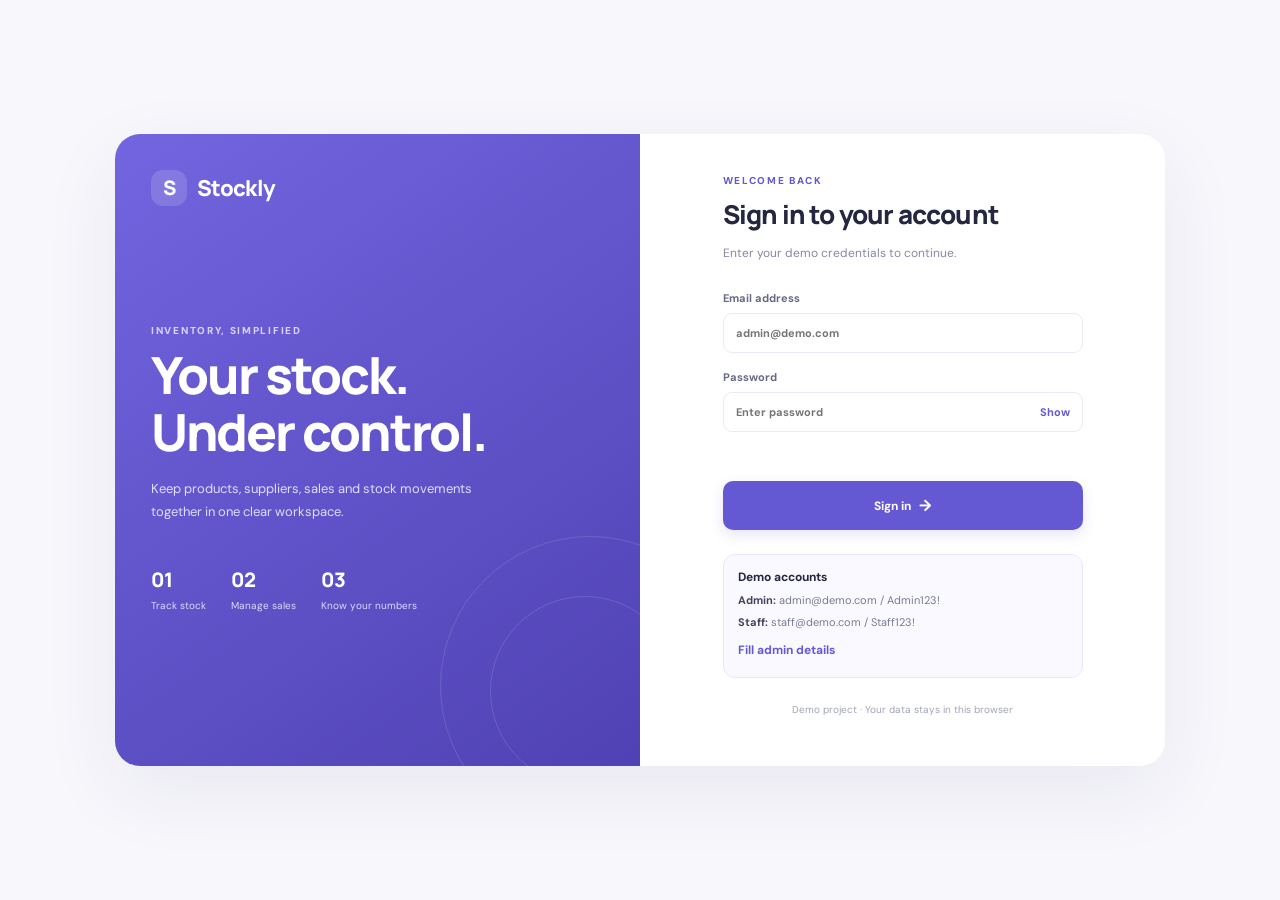
<file: Day-23 2/index.html>
<!DOCTYPE html>
<html lang="en">
<head>
  <meta charset="UTF-8">
  <meta name="viewport" content="width=device-width, initial-scale=1.0">
  <title>Stockly | Inventory Management</title>
  <link rel="stylesheet" href="css/style.css">
</head>
<body class="app-body">
  <div class="app-shell">
    <aside class="sidebar" id="sidebar">
      <a href="#" class="brand app-brand" data-page="dashboard"><span class="brand-mark">S</span><span>Stockly</span></a>
      <div class="workspace-label">WORKSPACE</div>
      <nav class="side-nav" id="sideNav">
        <button class="nav-link active" data-page="dashboard"><span class="nav-icon">▦</span> Dashboard</button>
        <button class="nav-link" data-page="products"><span class="nav-icon">▣</span> Products</button>
        <button class="nav-link" data-page="categories"><span class="nav-icon">◈</span> Categories</button>
        <button class="nav-link" data-page="suppliers"><span class="nav-icon">♧</span> Suppliers</button>
        <button class="nav-link" data-page="sales"><span class="nav-icon">↗</span> Sales</button>
        <button class="nav-link" data-page="stock"><span class="nav-icon">⇄</span> Stock history</button>
        <button class="nav-link" data-page="batches"><span class="nav-icon">▤</span> Batches</button>
        <button class="nav-link" data-page="activity"><span class="nav-icon">◷</span> Activity log</button>
      </nav>
      <div class="sidebar-bottom">
        <div class="help-card"><div class="help-icon">✦</div><strong>Keep your stock healthy</strong><p>Review low-stock items and expiry dates regularly.</p><button data-page="products" class="text-button">Review products →</button></div>
        <button id="sidebarLogout" class="logout-link"><span>↪</span> Sign out</button>
      </div>
    </aside>
    <main class="main-area">
      <header class="topbar">
        <button id="menuToggle" class="mobile-menu" aria-label="Toggle menu">☰</button>
        <div class="breadcrumb"><span>Workspace</span><span class="crumb-slash">/</span><strong id="pageCrumb">Dashboard</strong></div>
        <div class="topbar-right">
          <div class="today-chip"><span class="status-dot"></span><span id="todayLabel">Today</span></div>
          <div class="user-chip"><div class="avatar" id="userAvatar">A</div><div><strong id="userName">Admin</strong><small id="userRole">Administrator</small></div></div>
          <button id="logoutButton" class="icon-button" title="Sign out" aria-label="Sign out">↪</button>
        </div>
      </header>
      <div id="noticeArea" class="notice-area" aria-live="polite"></div>
      <section id="pageContent" class="page-content"></section>
      <footer class="app-footer"><span>Stockly Inventory</span><span>Simple stock control for everyday work</span></footer>
    </main>
  </div>
  <div id="modalRoot"></div>
  <script src="js/storage.js"></script>
  <script src="js/auth.js"></script>
  <script src="js/activityLog.js"></script>
  <script src="js/products.js"></script>
  <script src="js/categories.js"></script>
  <script src="js/suppliers.js"></script>
  <script src="js/sales.js"></script>
  <script src="js/stockManagement.js"></script>
  <script src="js/batches.js"></script>
  <script src="js/dashboard.js"></script>
  <script src="js/main.js"></script>
</body>
</html>
</file>
<file: Day-23 2/css/style.css>
@import url('https://fonts.googleapis.com/css2?family=DM+Sans:wght@400;500;600;700&family=Manrope:wght@400;500;600;700;800&display=swap');
:root{--primary:#6558d3;--primary-dark:#5043b5;--primary-soft:#efedff;--bg:#f6f7fc;--surface:#fff;--text:#252640;--muted:#8589a2;--border:#e9eaf3;--green:#168765;--green-soft:#e7f7f0;--red:#d94b61;--red-soft:#fff0f2;--orange:#c98324;--orange-soft:#fff5e6;--shadow:0 12px 32px rgba(40,38,95,.055);--radius:18px}
*{box-sizing:border-box}html{scroll-behavior:smooth}body{margin:0;font-family:'DM Sans',sans-serif;color:var(--text);background:var(--bg);font-size:14px}button,input,select,textarea{font:inherit}button{cursor:pointer}button:focus-visible,input:focus-visible,select:focus-visible,textarea:focus-visible{outline:3px solid #c9c4ff;outline-offset:2px}a{color:inherit;text-decoration:none}.app-shell{min-height:100vh}.sidebar{width:250px;background:#fff;border-right:1px solid var(--border);position:fixed;inset:0 auto 0 0;display:flex;flex-direction:column;padding:27px 17px 18px;z-index:20}.brand{display:flex;align-items:center;gap:10px;font-family:Manrope,sans-serif;font-size:22px;font-weight:800;letter-spacing:-.7px}.app-brand{padding:0 10px 34px}.brand-mark{width:36px;height:36px;display:inline-grid;place-items:center;border-radius:12px;color:#fff;background:linear-gradient(135deg,#8478f1,#594bc7);box-shadow:0 7px 16px #6558d344;font-size:20px}.workspace-label{padding:0 12px 12px;color:#a2a5b8;font-size:10px;font-weight:700;letter-spacing:1.5px}.side-nav{display:grid;gap:5px}.nav-link{display:flex;align-items:center;gap:13px;padding:12px 13px;border:0;border-radius:11px;background:transparent;color:#737790;text-align:left;font-weight:600;transition:.2s}.nav-link:hover{background:#f8f7ff;color:var(--primary)}.nav-link.active{background:var(--primary-soft);color:var(--primary);box-shadow:inset 3px 0 var(--primary)}.nav-icon{width:20px;text-align:center;font-size:18px}.sidebar-bottom{margin-top:auto}.help-card{padding:17px;border:1px solid #e8e4ff;border-radius:15px;background:linear-gradient(145deg,#f8f7ff,#f0eeff)}.help-icon{width:30px;height:30px;border-radius:10px;display:grid;place-items:center;background:#fff;color:var(--primary);font-size:18px;margin-bottom:12px}.help-card strong{font-size:12px}.help-card p{font-size:11px;line-height:1.6;color:var(--muted);margin:7px 0}.text-button{border:0;background:none;color:var(--primary);font-weight:700;font-size:12px;padding:5px 0}.logout-link{display:flex;align-items:center;gap:10px;margin-top:17px;padding:10px 12px;border:0;background:none;color:#777b93;font-weight:600;width:100%;text-align:left}.main-area{margin-left:250px;min-height:100vh;display:flex;flex-direction:column}.topbar{height:78px;padding:0 34px;background:rgba(255,255,255,.9);border-bottom:1px solid var(--border);display:flex;align-items:center;justify-content:space-between;gap:20px;position:sticky;top:0;z-index:10;backdrop-filter:blur(12px)}.breadcrumb{display:flex;align-items:center;gap:10px;color:#9a9db0;font-size:12px}.breadcrumb strong{color:var(--text);font-size:13px}.crumb-slash{color:#d4d5e1}.topbar-right{display:flex;align-items:center;gap:18px}.today-chip{display:flex;align-items:center;gap:7px;padding:9px 12px;border:1px solid var(--border);border-radius:10px;color:#7d819a;font-size:11px}.status-dot{width:7px;height:7px;border-radius:50%;background:#36b58b}.user-chip{display:flex;align-items:center;gap:9px}.avatar{width:35px;height:35px;display:grid;place-items:center;border-radius:12px;background:#eeebff;color:var(--primary);font-weight:800}.user-chip strong,.user-chip small{display:block}.user-chip strong{font-size:12px}.user-chip small{margin-top:3px;color:var(--muted);font-size:10px}.icon-button,.mobile-menu{width:35px;height:35px;border:1px solid var(--border);background:#fff;border-radius:10px;color:#7d819a}.mobile-menu{display:none}.page-content{padding:29px 34px 38px;flex:1;max-width:1600px;width:100%;margin:0 auto}.app-footer{padding:16px 34px;border-top:1px solid var(--border);display:flex;justify-content:space-between;color:#a0a3b6;font-size:10px}.page-heading{display:flex;justify-content:space-between;align-items:flex-start;gap:20px;margin-bottom:25px}.eyebrow{display:block;font-size:10px;letter-spacing:1.7px;color:var(--primary);font-weight:800;margin-bottom:9px}.page-heading h1{font:800 27px Manrope,sans-serif;letter-spacing:-1px;margin:0 0 8px}.page-heading p{color:var(--muted);margin:0;line-height:1.5}.btn{border:1px solid transparent;border-radius:10px;padding:10px 15px;font-size:12px;font-weight:700;display:inline-flex;align-items:center;justify-content:center;gap:8px;transition:.2s}.btn-primary{background:var(--primary);color:#fff;box-shadow:0 5px 13px #6558d329}.btn-primary:hover{background:var(--primary-dark);transform:translateY(-1px)}.btn-secondary{background:#fff;border-color:var(--border);color:#626680}.btn-secondary:hover{border-color:#c8c2ff;color:var(--primary)}.btn-danger{background:var(--red-soft);color:var(--red)}.btn-small{padding:7px 10px;font-size:11px}.stats-grid{display:grid;grid-template-columns:repeat(4,minmax(0,1fr));gap:16px;margin-bottom:22px}.stat-card{background:#fff;border:1px solid var(--border);border-radius:16px;padding:19px;box-shadow:var(--shadow);min-width:0}.stat-top{display:flex;justify-content:space-between;align-items:center;gap:10px}.stat-label{color:var(--muted);font-size:11px;font-weight:600}.stat-icon{width:35px;height:35px;border-radius:11px;display:grid;place-items:center;background:var(--primary-soft);color:var(--primary);font-size:17px}.stat-icon.green{background:var(--green-soft);color:var(--green)}.stat-icon.orange{background:var(--orange-soft);color:var(--orange)}.stat-icon.red{background:var(--red-soft);color:var(--red)}.stat-value{font:800 25px Manrope,sans-serif;letter-spacing:-.7px;margin:15px 0 5px;overflow-wrap:anywhere}.stat-foot{color:#a0a3b6;font-size:10px}.content-grid{display:grid;grid-template-columns:minmax(0,1.5fr) minmax(260px,1fr);gap:18px}.panel{background:#fff;border:1px solid var(--border);border-radius:16px;box-shadow:var(--shadow);overflow:hidden;margin-bottom:18px}.panel-head{padding:18px 20px;display:flex;align-items:center;justify-content:space-between;gap:12px;border-bottom:1px solid #f0f0f6}.panel-head h3{font:700 14px Manrope,sans-serif;margin:0}.panel-head p{font-size:11px;color:var(--muted);margin:5px 0 0}.panel-body{padding:19px 20px}.toolbar{display:flex;align-items:center;gap:10px;flex-wrap:wrap;margin-bottom:16px}.search-box{position:relative;flex:1;min-width:190px}.search-box input{padding-left:35px}.search-symbol{position:absolute;left:12px;top:10px;color:#a0a3b6}.field,.search-box input,select,textarea{width:100%;border:1px solid #e6e7f0;border-radius:9px;padding:10px 11px;background:#fff;color:var(--text);font-size:12px;transition:.2s}.field:focus,.search-box input:focus,select:focus,textarea:focus{border-color:#aaa2ff;outline:none;box-shadow:0 0 0 3px #6558d314}.toolbar select{width:auto;min-width:140px}.table-wrap{width:100%;overflow-x:auto}table{border-collapse:collapse;width:100%;white-space:nowrap}th{padding:12px 16px;background:#fafaff;color:#989bb0;text-align:left;font-size:10px;font-weight:700;letter-spacing:.5px;text-transform:uppercase;border-bottom:1px solid #efeff6}td{padding:13px 16px;border-bottom:1px solid #f1f1f7;font-size:12px;color:#656982}tbody tr:last-child td{border-bottom:0}tbody tr:hover{background:#fcfbff}.product-cell{display:flex;align-items:center;gap:10px}.product-thumb{width:39px;height:39px;object-fit:cover;border-radius:10px;background:#f0eeff;border:1px solid #eeecf8}.product-thumb-placeholder{display:grid;place-items:center;color:var(--primary);font-size:17px}.product-cell strong{display:block;color:var(--text);font-size:12px}.product-cell small{display:block;color:#a0a3b6;font-size:10px;margin-top:4px}.pill{display:inline-flex;align-items:center;gap:5px;border-radius:30px;padding:5px 9px;font-size:10px;font-weight:700}.pill.green{background:var(--green-soft);color:var(--green)}.pill.orange{background:var(--orange-soft);color:var(--orange)}.pill.red{background:var(--red-soft);color:var(--red)}.pill.purple{background:var(--primary-soft);color:var(--primary)}.actions{display:flex;gap:6px}.action-btn{padding:6px 8px;border:1px solid var(--border);background:#fff;border-radius:7px;color:#777b94;font-size:11px}.action-btn:hover{border-color:#bcb5ff;color:var(--primary)}.empty-state{text-align:center;padding:32px;color:#a0a3b6;font-size:12px}.empty-state strong{display:block;color:#656982;margin-bottom:5px}.mini-list{display:grid;gap:14px}.mini-row{display:flex;align-items:center;gap:10px}.mini-row-main{flex:1;min-width:0}.mini-row-main strong{display:block;font-size:12px}.mini-row-main small{display:block;color:var(--muted);font-size:10px;margin-top:4px}.mini-value{font-weight:800;font-size:12px}.progress-track{height:6px;background:#f0eff9;border-radius:20px;overflow:hidden;margin-top:9px}.progress-bar{height:100%;background:linear-gradient(90deg,#8d82f5,#5d50cd);border-radius:20px}.form-grid{display:grid;grid-template-columns:repeat(2,minmax(0,1fr));gap:15px}.form-field{display:flex;flex-direction:column;gap:7px;min-width:0}.form-field.full{grid-column:1/-1}.form-field label,.stack-form label{font-size:11px;font-weight:700;color:#656982}.form-field label span{color:var(--red)}.form-actions{display:flex;gap:9px;justify-content:flex-end;padding-top:6px}.form-message{min-height:15px;font-size:11px;color:var(--red)}.section-two{display:grid;grid-template-columns:minmax(0,1fr) minmax(280px,.85fr);gap:18px;align-items:start}.inline-note{padding:12px 14px;border-radius:10px;background:#f8f7ff;color:#7b769f;font-size:11px;line-height:1.6}.notice-area{position:fixed;top:88px;right:24px;z-index:80;display:grid;gap:8px}.notice{padding:12px 16px;border-radius:11px;background:#292744;color:#fff;box-shadow:0 10px 28px #28274430;font-size:12px;animation:slidein .2s ease}.notice.success{background:#167b5d}.notice.error{background:#bf3d53}@keyframes slidein{from{opacity:0;transform:translateY(-6px)}to{opacity:1;transform:translateY(0)}}.modal-backdrop{position:fixed;inset:0;background:#23213e77;display:grid;place-items:center;padding:20px;z-index:100;overflow-y:auto}.modal{width:min(680px,100%);background:#fff;border-radius:18px;box-shadow:0 25px 80px #16132e44;overflow:hidden;max-height:90vh;overflow-y:auto}.modal-head{display:flex;align-items:center;justify-content:space-between;padding:19px 22px;border-bottom:1px solid var(--border)}.modal-head h2{font:800 18px Manrope,sans-serif;margin:0}.modal-close{border:0;background:#f4f3fb;color:#777b94;border-radius:9px;width:31px;height:31px;font-size:19px}.modal-body{padding:22px}.modal-footer{padding:15px 22px;border-top:1px solid var(--border);display:flex;justify-content:flex-end;gap:9px}.image-preview{width:100%;height:130px;border:1px dashed #cfcaf4;background:#faf9ff;border-radius:11px;display:grid;place-items:center;overflow:hidden;color:#9b97ba}.image-preview img{width:100%;height:100%;object-fit:contain}.table-footer{padding:12px 16px;border-top:1px solid #f1f1f7;color:#a0a3b6;font-size:10px;display:flex;justify-content:space-between}.stock-movement{display:grid;place-items:center;width:30px;height:30px;border-radius:9px;font-weight:800}.stock-movement.in{background:var(--green-soft);color:var(--green)}.stock-movement.out{background:var(--red-soft);color:var(--red)}.login-body{background:#f7f7fc;min-height:100vh;display:grid;place-items:center;padding:24px}.login-shell{width:min(1050px,100%);min-height:620px;background:#fff;border-radius:25px;box-shadow:0 25px 80px #34305d12;display:grid;grid-template-columns:1fr 1fr;overflow:hidden}.login-art{background:linear-gradient(145deg,#7265df,#5042b4);padding:36px;position:relative;overflow:hidden;color:#fff;display:flex;flex-direction:column}.brand-light{color:#fff;position:relative;z-index:2}.brand-light .brand-mark{background:#ffffff25;box-shadow:none}.login-art-copy{position:relative;z-index:2;margin:auto 0}.login-art .eyebrow{color:#d8d4ff}.login-art h1{font:800 clamp(35px,4vw,54px)/1.1 Manrope,sans-serif;letter-spacing:-2px;margin:0 0 18px}.login-art-copy p{max-width:330px;color:#e0ddff;line-height:1.8;font-size:13px}.login-mini-stats{display:flex;gap:25px;margin-top:42px}.login-mini-stats div{display:grid;gap:6px}.login-mini-stats strong{font:800 20px Manrope,sans-serif}.login-mini-stats span{font-size:10px;color:#dedbff}.art-orb{position:absolute;border:1px solid #ffffff20;border-radius:50%;width:300px;height:300px;right:-100px;bottom:-70px}.orb-two{width:190px;height:190px;right:-40px;bottom:-20px}.login-panel{display:grid;place-items:center;padding:40px}.login-form-wrap{width:min(360px,100%)}.login-form-wrap h2{font:800 26px Manrope,sans-serif;letter-spacing:-.8px;margin:0 0 8px}.muted{color:var(--muted);font-size:12px;line-height:1.6}.stack-form{display:grid;gap:17px;margin-top:28px}.stack-form label{display:grid;gap:8px}.stack-form input{padding:12px;border:1px solid var(--border);border-radius:9px;min-width:0}.password-wrap{display:flex;position:relative}.password-wrap input{width:100%;padding-right:55px}.password-toggle{position:absolute;right:8px;top:8px;border:0;background:none;color:var(--primary);font-size:11px;font-weight:700;padding:5px}.btn-wide{width:100%;padding:13px}.btn-wide span{font-size:16px}.demo-box{margin-top:24px;padding:14px;border:1px solid #e9e5ff;border-radius:12px;background:#faf9ff;font-size:11px}.demo-box strong{font-size:12px}.demo-box p{color:#777b94;margin:8px 0}.demo-box b{color:#45435f}.login-foot{text-align:center;font-size:10px;color:#a0a3b6;margin-top:25px}.mobile-brand{display:none}.no-access{padding:45px;text-align:center}.no-access h2{font-family:Manrope,sans-serif}.hide{display:none!important}
@media(max-width:1100px){.stats-grid{grid-template-columns:repeat(2,minmax(0,1fr))}.page-content{padding:25px 22px}.topbar{padding:0 22px}.content-grid,.section-two{grid-template-columns:1fr}}
@media(max-width:760px){.sidebar{transform:translateX(-100%);transition:.25s;box-shadow:none}.sidebar.open{transform:translateX(0);box-shadow:20px 0 50px #211d4430}.main-area{margin-left:0}.topbar{height:66px;padding:0 15px}.mobile-menu{display:block}.breadcrumb{margin-right:auto}.today-chip{display:none}.topbar-right{gap:9px}.user-chip>div:last-child{display:none}.page-content{padding:22px 14px}.page-heading{flex-direction:column}.stats-grid{gap:10px}.stat-card{padding:14px}.stat-value{font-size:21px}.app-footer{padding:14px;font-size:9px}.app-footer span:last-child{display:none}.login-shell{grid-template-columns:1fr;min-height:0}.login-art{display:none}.login-panel{padding:30px 23px}.mobile-brand{display:flex;margin-bottom:34px}.form-grid{grid-template-columns:1fr}.form-field.full{grid-column:auto}.panel-head{padding:15px}.panel-body{padding:14px}.notice-area{right:12px;left:12px;top:74px}.notice{width:100%}}
@media(max-width:420px){.stats-grid{grid-template-columns:1fr 1fr}.stat-value{font-size:18px}.stat-label{font-size:10px}.topbar-right{gap:6px}.breadcrumb span:first-child,.crumb-slash{display:none}.page-heading h1{font-size:24px}}
</file>
